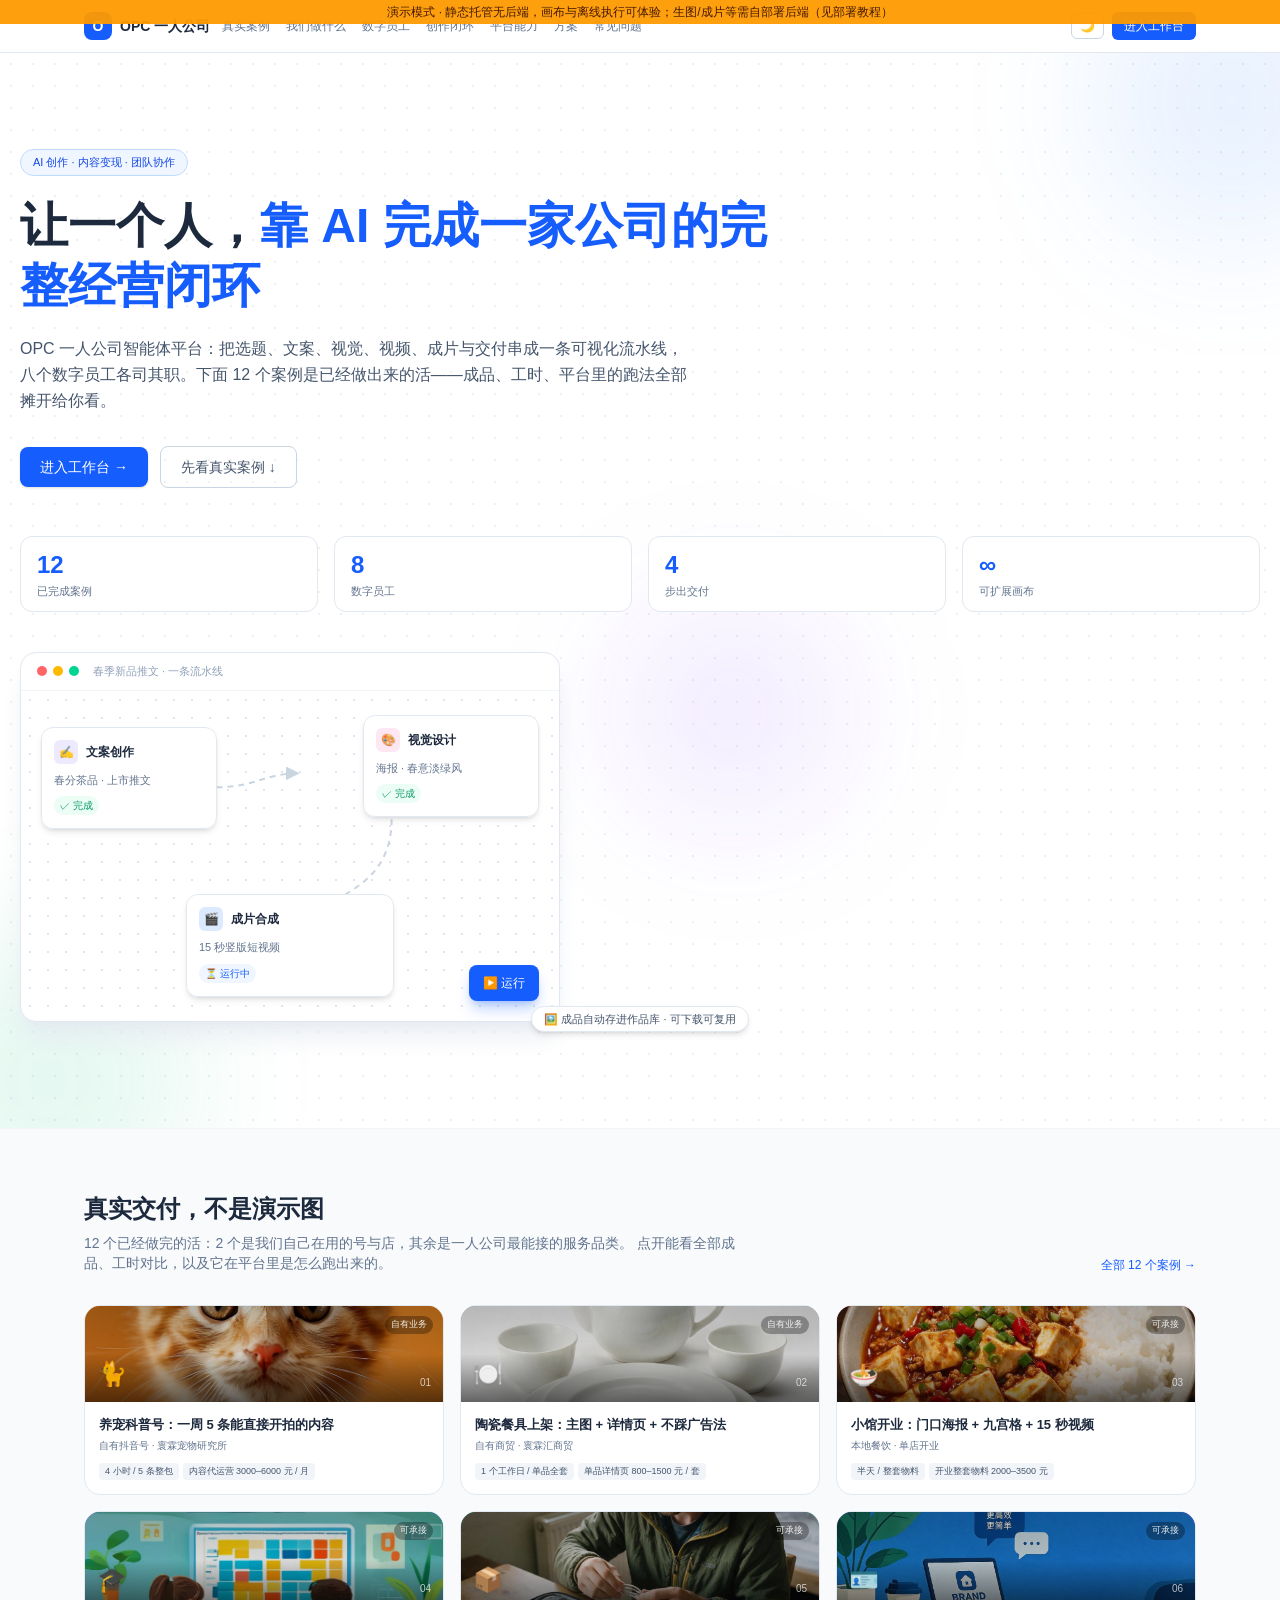
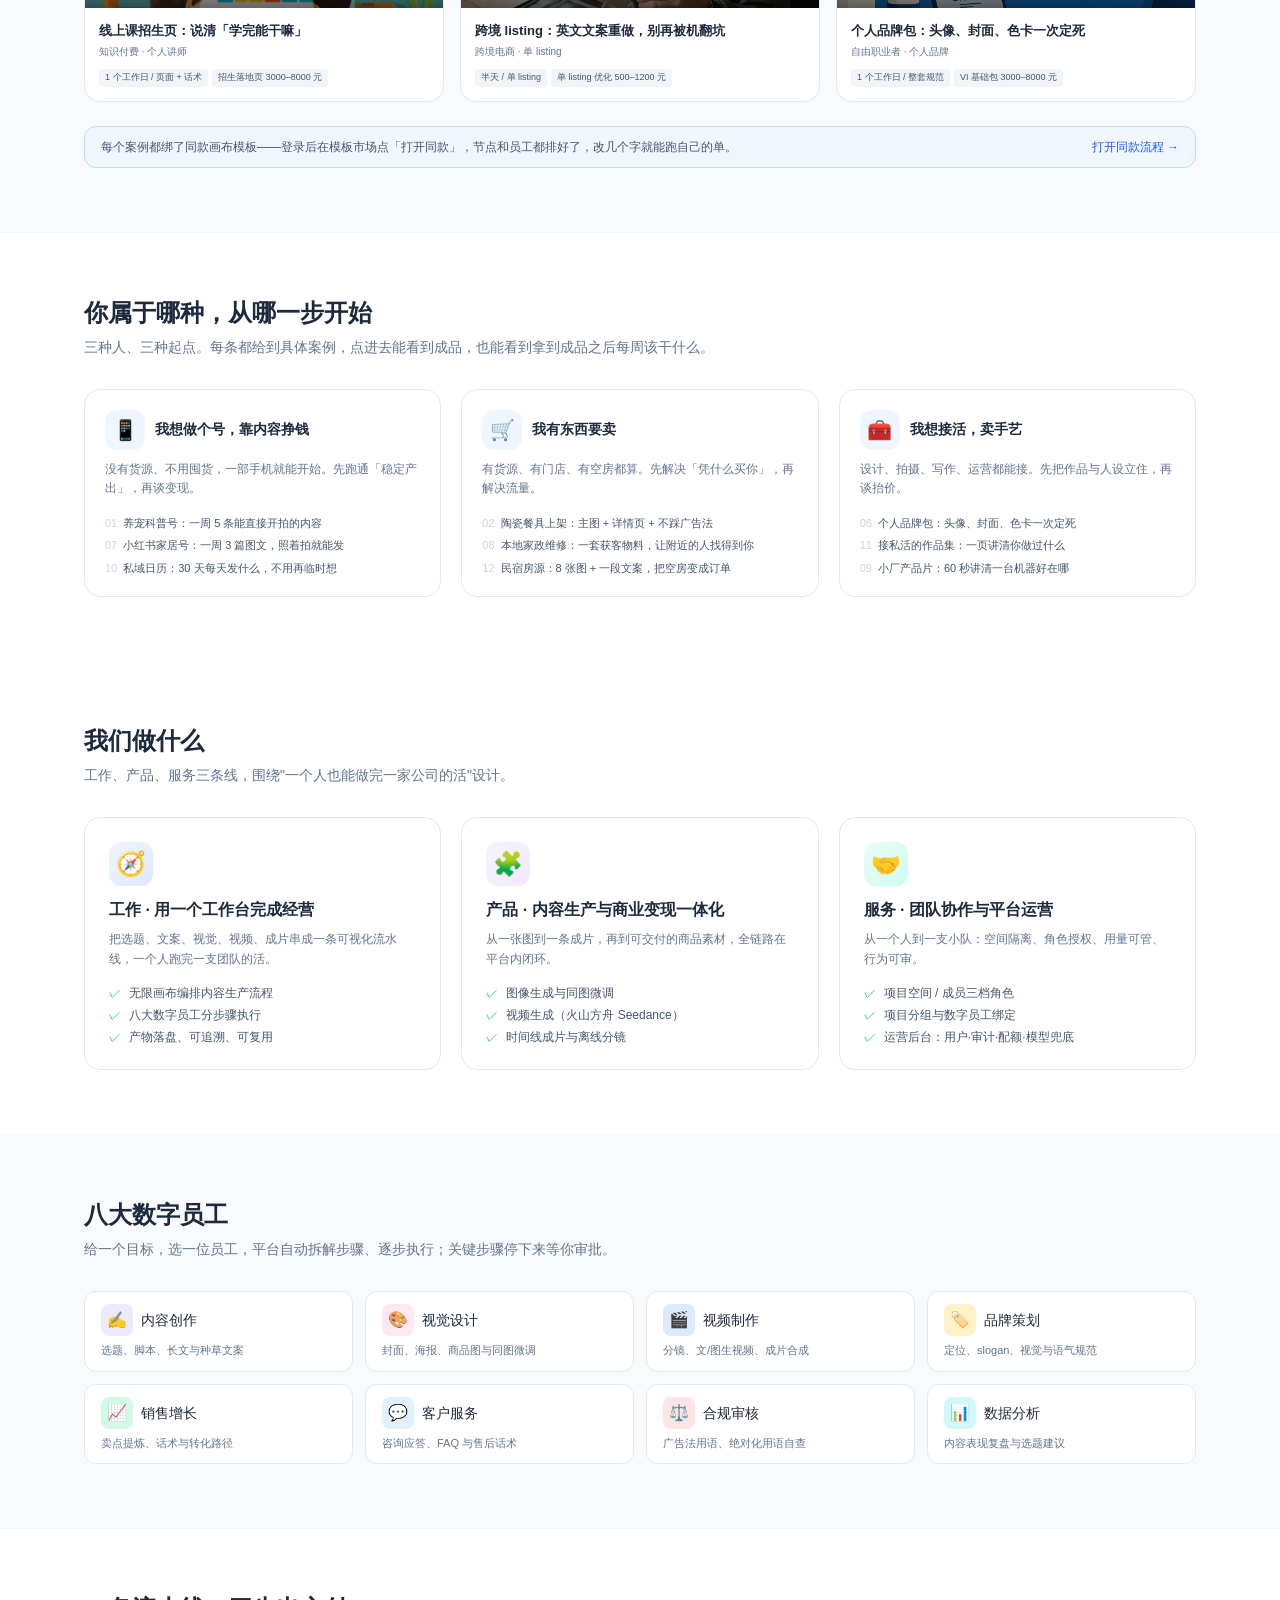
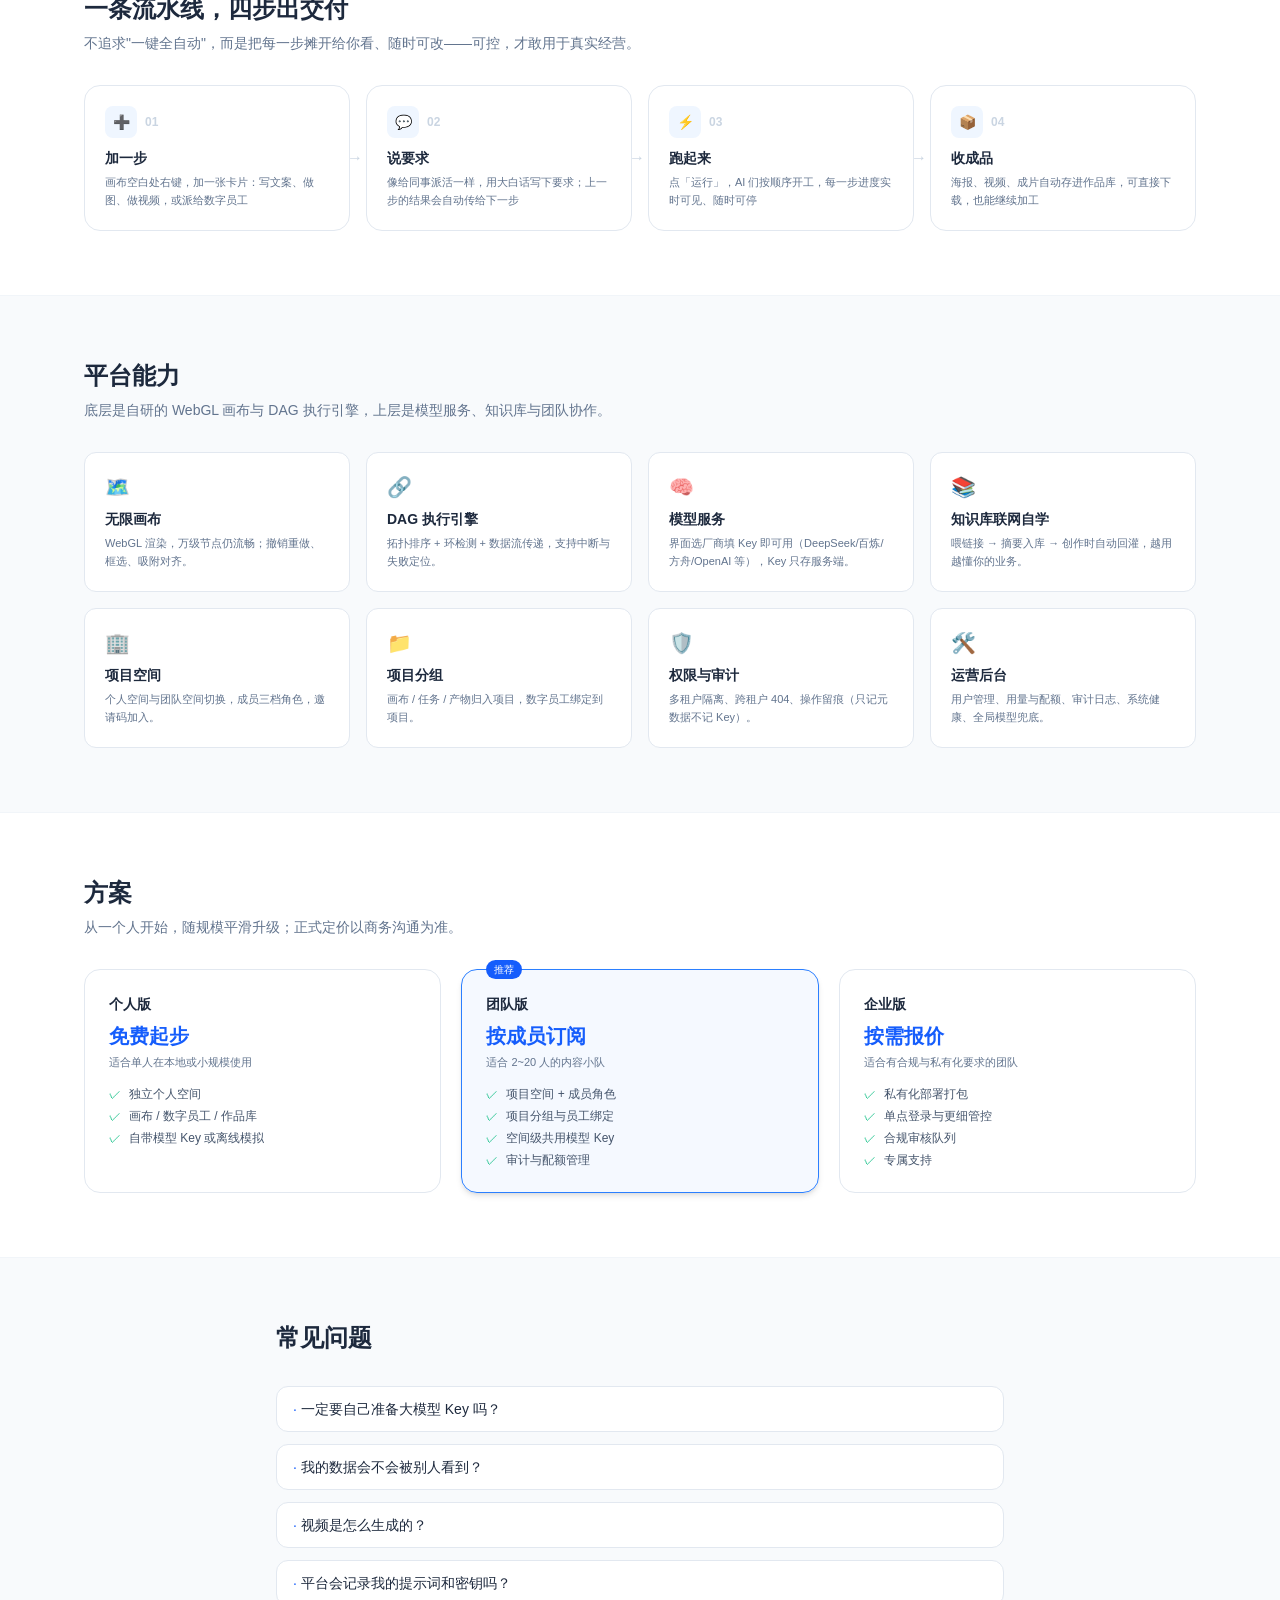
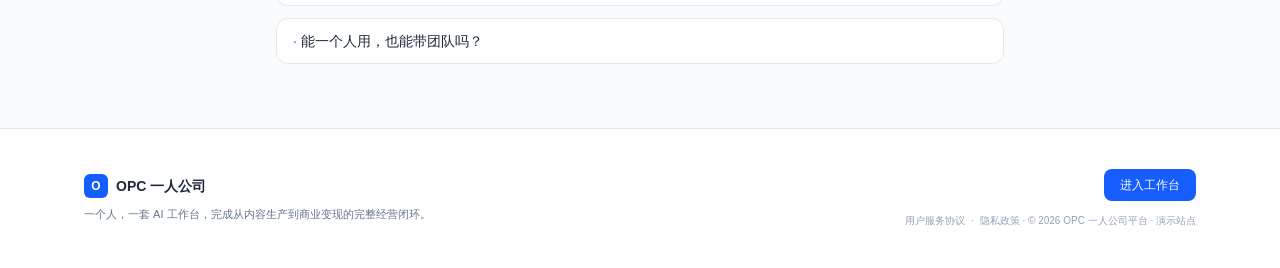
<file: index.html>
<!doctype html>
<html lang="zh-CN">
  <head>
    <meta charset="UTF-8" />
    <meta name="viewport" content="width=device-width, initial-scale=1.0" />
    <link
      rel="icon"
      href="data:image/svg+xml,%3Csvg xmlns='http://www.w3.org/2000/svg' viewBox='0 0 100 100'%3E%3Crect x='8' y='8' width='84' height='84' rx='18' fill='%232563eb'/%3E%3Crect x='24' y='24' width='30' height='22' rx='4' fill='%23fff' opacity='.9'/%3E%3Crect x='46' y='54' width='30' height='22' rx='4' fill='%23fff' opacity='.6'/%3E%3C/svg%3E"
    />
    <title>OPC 平台 · AI 创作与经营</title>
    <meta
      name="description"
      content="OPC 一人公司：一个人用 AI 跑完内容生产到商业变现的闭环。8 个数字员工、可视化流水线，附 6 个已完成案例，成品可看、流程可复用。"
    />
    <meta property="og:type" content="website" />
    <meta property="og:site_name" content="OPC 一人公司" />
    <meta property="og:title" content="OPC 一人公司 · 一个人跑完一家公司的活" />
    <meta
      property="og:description"
      content="8 个数字员工 + 可视化流水线，6 个已完成案例摊开给你看：成品、工时对比、平台里怎么跑。"
    />
    <meta property="og:url" content="https://arronjack.github.io/" />
    <meta property="og:image" content="https://arronjack.github.io/cases/brand-cover.jpg" />
    <meta property="og:image:width" content="1280" />
    <meta property="og:image:height" content="720" />
    <meta property="og:image:type" content="image/jpeg" />
    <meta property="og:image:alt" content="OPC 一人公司 · AI 创作与经营工作台" />
    <meta property="og:locale" content="zh_CN" />
    <meta name="twitter:card" content="summary_large_image" />
    <meta name="twitter:title" content="OPC 一人公司 · 一个人跑完一家公司的活" />
    <meta
      name="twitter:description"
      content="8 个数字员工 + 可视化流水线，6 个已完成案例摊开给你看：成品、工时对比、平台里怎么跑。"
    />
    <meta name="twitter:image" content="https://arronjack.github.io/cases/brand-cover.jpg" />
    <meta name="theme-color" content="#2563eb" />
    <meta name="robots" content="index,follow" />
    <link rel="canonical" href="https://arronjack.github.io/" />
    <script type="module" crossorigin src="/assets/index-g6mxDerX.js"></script>
    <link rel="stylesheet" crossorigin href="/assets/index-DOJaIiL3.css">
  </head>
  <body>
    <div id="root"></div>
  </body>
</html>
</file>
